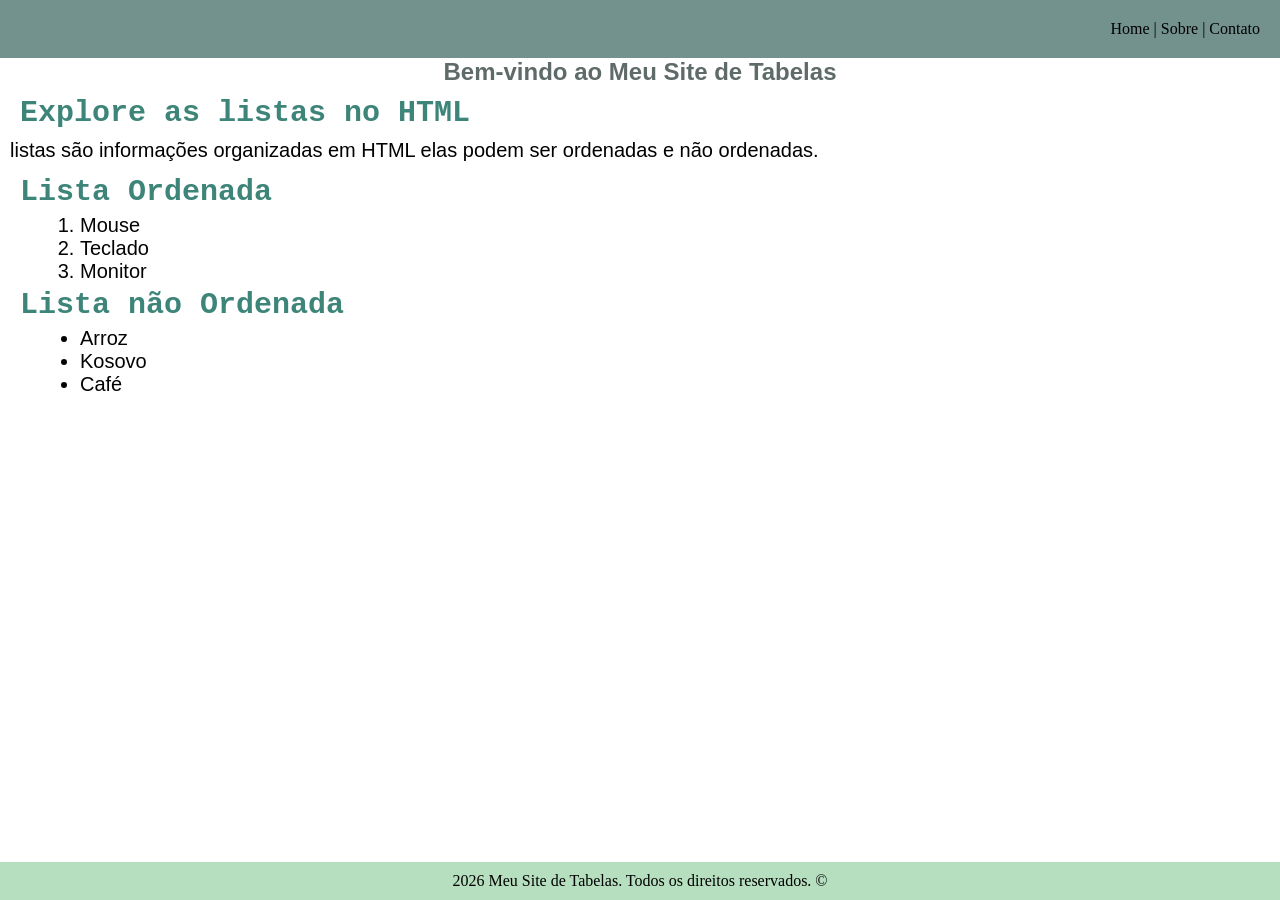
<file: index.html>
<!DOCTYPE html>
<html lang="pt-br">
<head>
    <meta charset="UTF-8">
    <meta name="viewport" content="width=device-width, initial-scale=1.0">
    <title>Meu Site Tabelas</title>
    <link rel="stylesheet" href="style/style.css">
</head>
<body>
    <header class="menu">
    <nav>
        <a href="./index.html">Home    |</a>
        <a href="./sobre.html">Sobre   |</a>
        <a href="./contato.html">Contato </a>
    </nav>
    </header>
    <h1>Bem-vindo ao Meu Site de Tabelas</h1>
   
    <main>
        <h2 class="TituloListaInfo"> Explore as listas no HTML</h2>
 
        <p class="TextoLista"> listas são informações organizadas em HTML elas podem ser ordenadas e não ordenadas. </p>
        <h3 class="TituloLista">Lista Ordenada</h3>
        <ol class="ListaOrdenada">
            <li>Mouse</li>
            <li>Teclado</li>
            <li>Monitor</li>
        </ol>
        <h3 class="TituloLista">Lista não Ordenada</h3>
        <ul class="ListaNaoOrdenada">
            <li>Arroz</li>
            <li>Kosovo</li>
            <li>Café</li>
        </ul>
    </main>
    <footer>
        <p>2026 Meu Site de Tabelas. Todos os direitos reservados. &copy; </p>
    </footer>
</body>
</html>
 
<!--Lista ordenada se utiliza OL e não ordenada UL-->
</file>
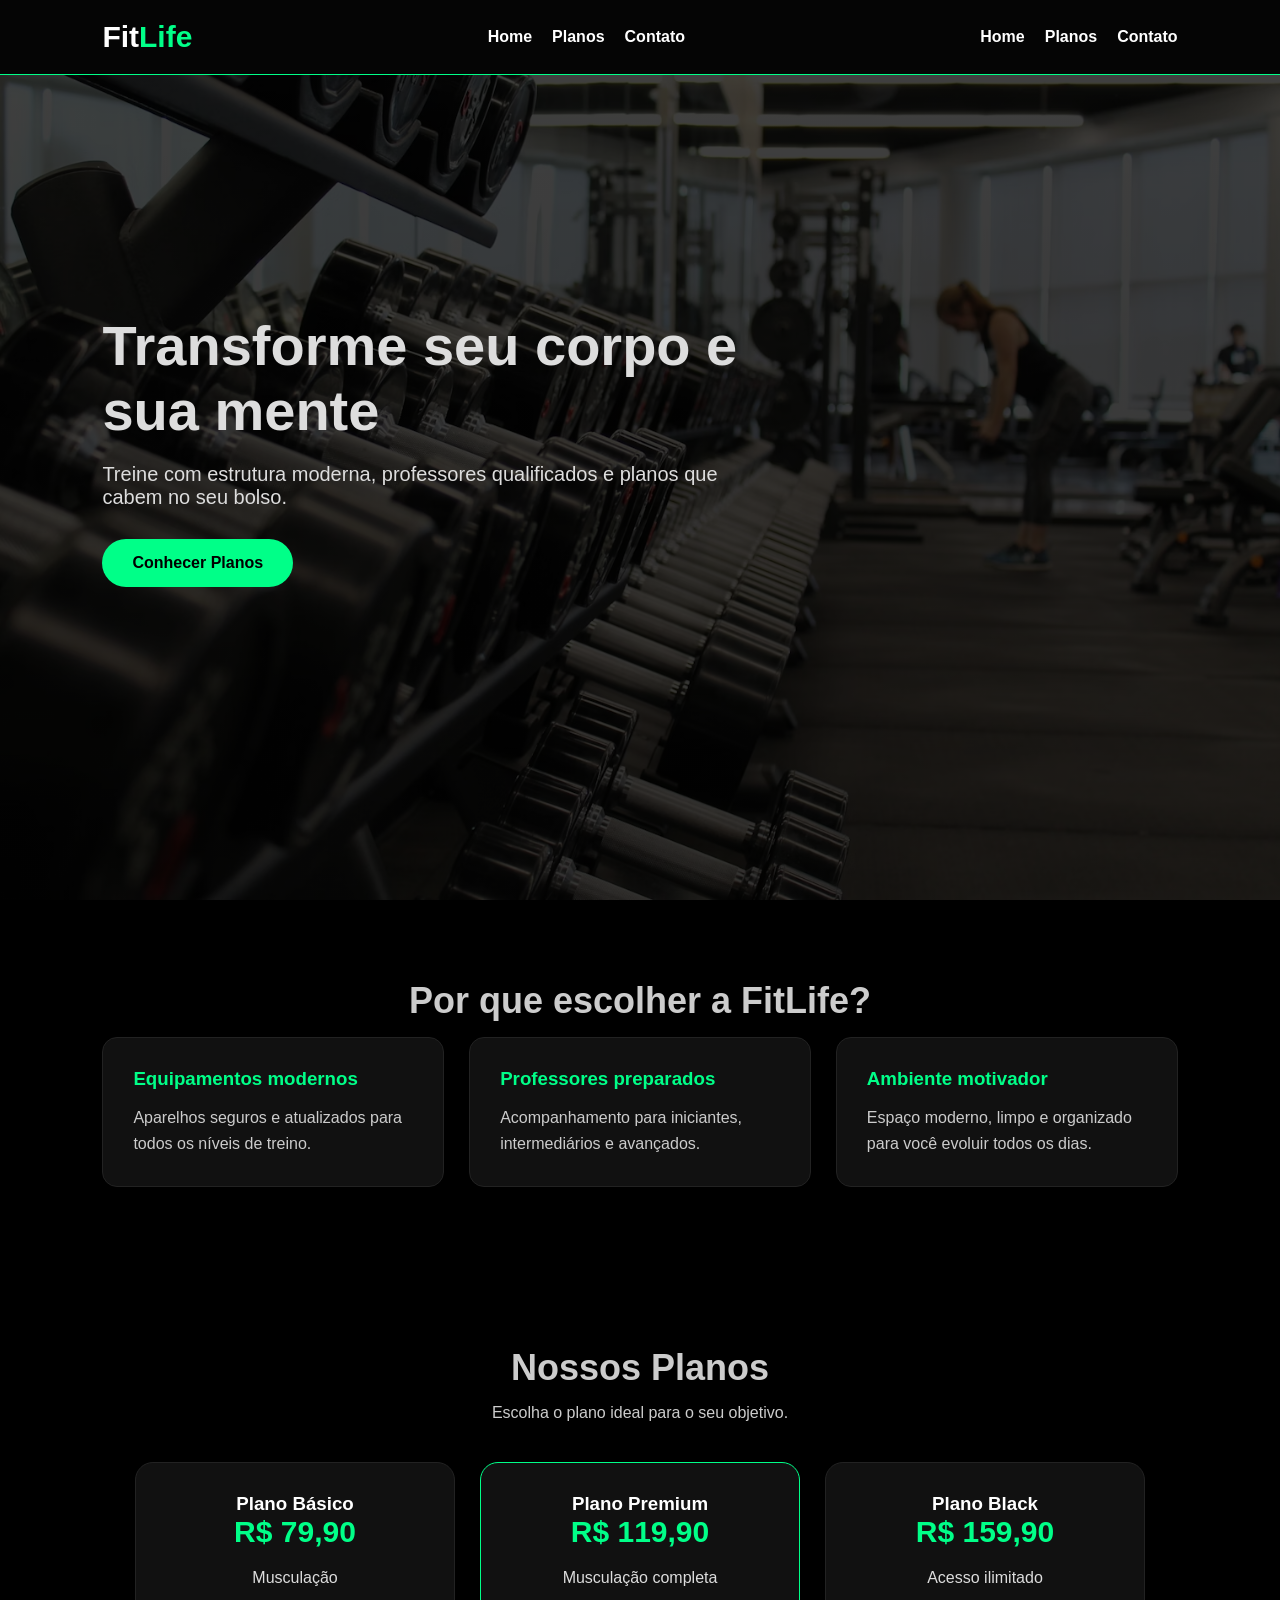
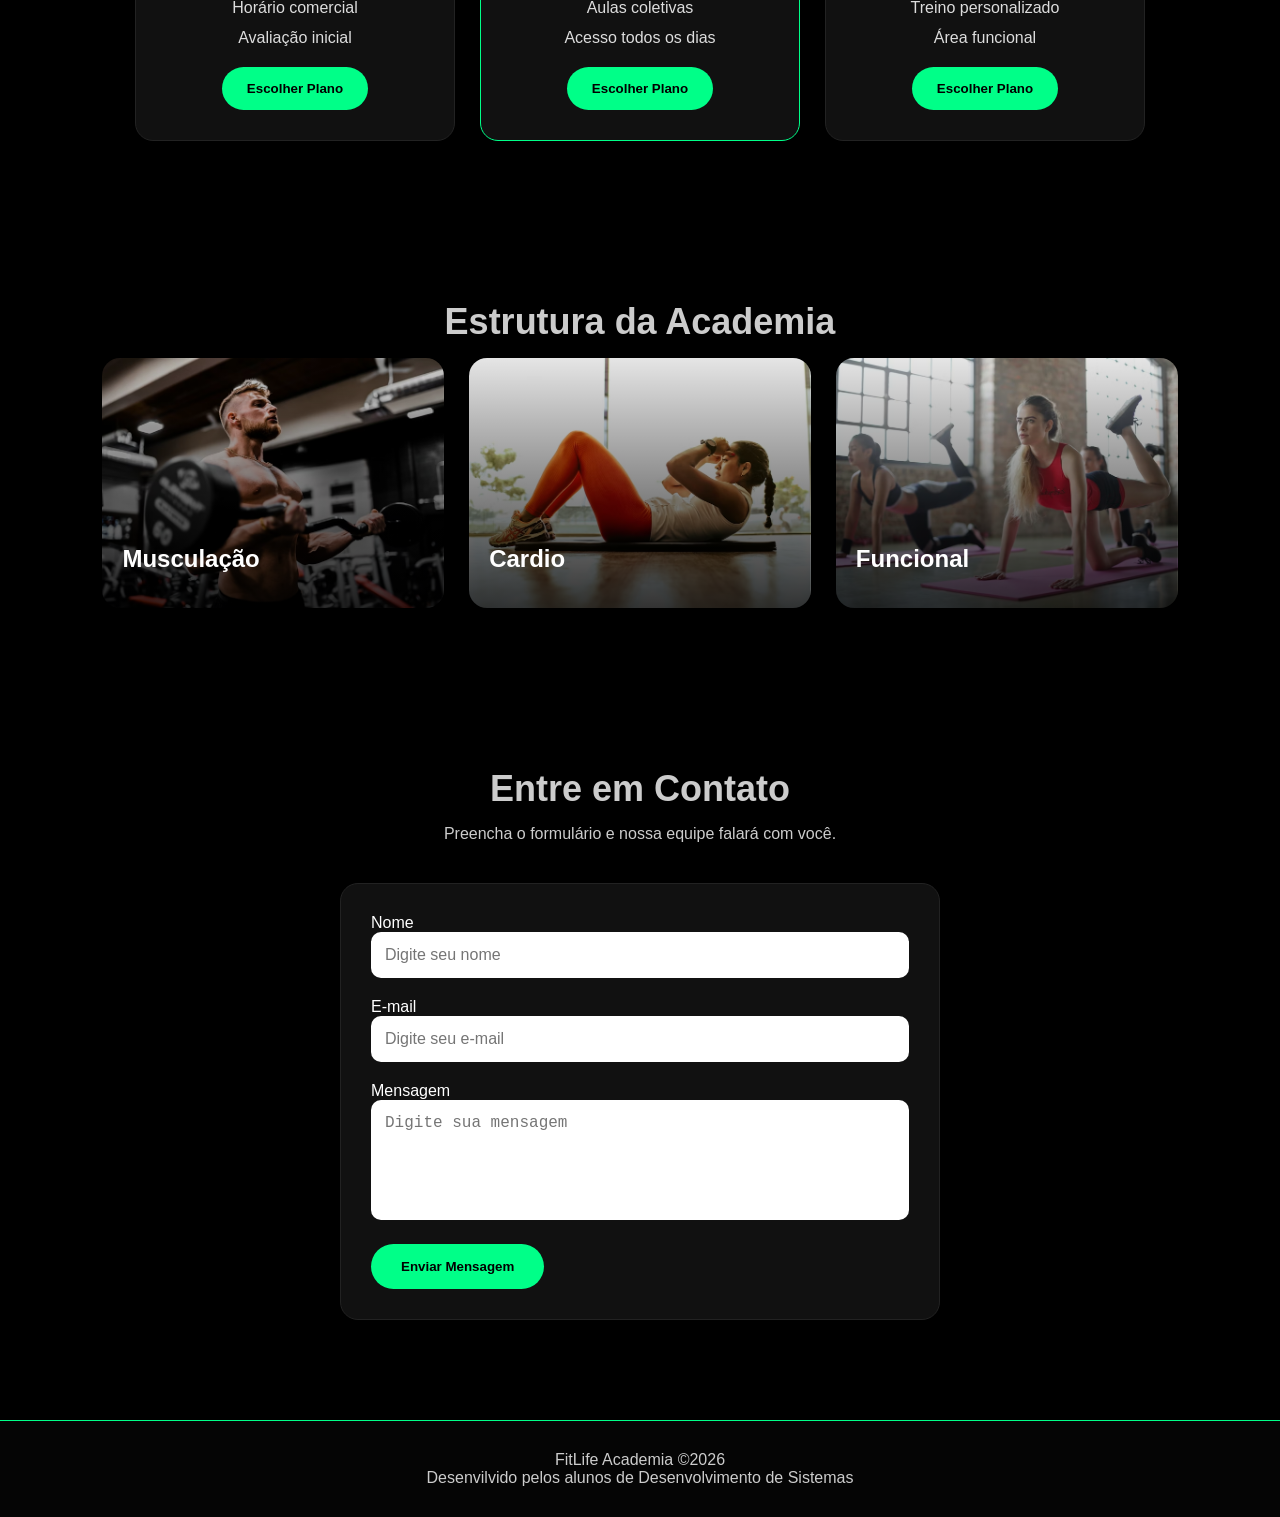
<file: academia fitlife/index.html>
<!DOCTYPE html>
<html lang="pt-br">
<head>
    <meta charset="UTF-8">
    <meta name="viewport" content="width=device-width, initial-scale=1.0">
    <link rel="stylesheet" href="style/reset.css">
    <link rel="stylesheet" href="style/style.css">
    <link rel="stylesheet" href="./style/reset.css"> <!--PRIMEIRO O RESET - SEMPRE-->
    <link rel="stylesheet" href="./style/style.css">
    <title>FitLife Academia</title>

</head>
<body>
    
    <header class="cabecalho">
        <div class="logo">
            <!--Coloca o nome da empresa-->
            Fit<span>Life</span>
        </div>
            <div>
                <nav class="menu" id="menu">
                    <ul>
                        <li><a href="#">Home</a></li>
                        <li><a href="#">Planos</a></li>
                        <li><a href="#">Contato</a></li>
                    </ul>
                </nav>
            </div>
 
        <!--menu superior esquerda-->
        <nav class="menu" id="menu"> <!--id="menu", pois vamos usar JS-->
            <ul>
                <li><a href="#home">Home</a></li>
                <li><a href="#planos">Planos</a></li>
                <li><a href="#contato">Contato</a></li>
            </ul>
        </nav>
    </header>
 
    <!--O main não pode ficar em cima do header-->
    <main>
        <!--Primeira parte da tela-->
        <section class="hero" id="home">
           
            <!--Conteúdo da primeira parte da tela-->
            <div class="hero-conteudo">
                <h1>Transforme seu corpo e sua mente</h1>
                <p>Treine com estrutura moderna, professores qualificados e planos que cabem no seu bolso.</p>
 
                <a href="#planos" class="botao">Conhecer Planos</a>    
            </div>
        </section>
 
        <!--SEGUNDA PARTE DA TELA-->
        <section class="sobre">
            <h2>Por que escolher a FitLife?</h2>
 
            <div class="beneficios"> <!--Alinha os cards dos beneficios-->
                <div class="beneficio">
                    <h3>Equipamentos modernos</h3>
                    <p>Aparelhos seguros e atualizados para todos os níveis de treino.</p>
                </div>
 
                <div class="beneficio">
                    <h3>Professores preparados</h3>
                    <p>Acompanhamento para iniciantes, intermediários e avançados.</p>
                </div>
 
                <div class="beneficio">
                    <h3>Ambiente motivador</h3>
                    <p>Espaço moderno, limpo e organizado para você evoluir todos os dias.</p>
                </div>
            </div>
        </section>
 
        <!--Terceira parte da tela Planos-->
        <section class="planos" id="planos">
            <h2>Nossos Planos</h2>
            <p class="subtitulo">Escolha o plano ideal para o seu objetivo.</p>
 
            <div class="cards-planos">
               
                <div class="card">
                    <h3>Plano Básico</h3>
                    <p class="preco">R$ 79,90</p>
                   
                    <ul>
                        <li>Musculação</li>
                        <li>Horário comercial</li>
                        <li>Avaliação inicial</li>
                    </ul>
                    <button>Escolher Plano</button>
                </div>
 
                <div class="card destaque">
                    <h3>Plano Premium</h3>
                    <p class="preco">R$ 119,90</p>
                   
                    <ul>
                        <li>Musculação completa</li>
                        <li>Aulas coletivas</li>
                        <li>Acesso todos os dias</li>
                    </ul>
                    <button>Escolher Plano</button>
                </div>
 
                <div class="card">
                    <h3>Plano Black</h3>
                    <p class="preco">R$ 159,90</p>
                   
                    <ul>
                        <li>Acesso ilimitado</li>
                        <li>Treino personalizado</li>
                        <li>Área funcional</li>
                    </ul>
                    <button>Escolher Plano</button>
                </div>
            </div>
        </section>
 
       <section class="galeria">
            <h2>Estrutura da Academia</h2>
 
            <div class="imagens">
 
                <div class="imagem img1">
                    <h2>Musculação</h2>
                </div>
 
                <div class="imagem img2">
                    <h2>Cardio</h2>
                </div>
 
                <div class="imagem img3">
                    <h2>Funcional</h2>
                </div>
 
            </div>
        </section>
 
        <section class="contato" id="contato">
            <h2>Entre em Contato</h2>
            <p class="subtitulo">Preencha o formulário e nossa equipe falará com você.</p>
           
            <form id="formContato">
                <label for="nome">Nome</label>
                <input type="text" id="nome" placeholder="Digite seu nome">
 
                <label for="email">E-mail</label>
                <input type="email" id="email" placeholder="Digite seu e-mail">
 
                <label for="mensagem">Mensagem</label>
                <textarea id="mensagem" placeholder="Digite sua mensagem"></textarea>
 
                <button type="submit" class="botao">Enviar Mensagem</button>
            </form>
 
            <p class="resposta" id="resposta"></p>
        </section>
 
        <footer class="rodape">
            <p>FitLife Academia &copy;2026</p>
            <p>Desenvilvido pelos alunos de Desenvolvimento de Sistemas</p>
        </footer>
    </main>
</body>
</html>
</file>
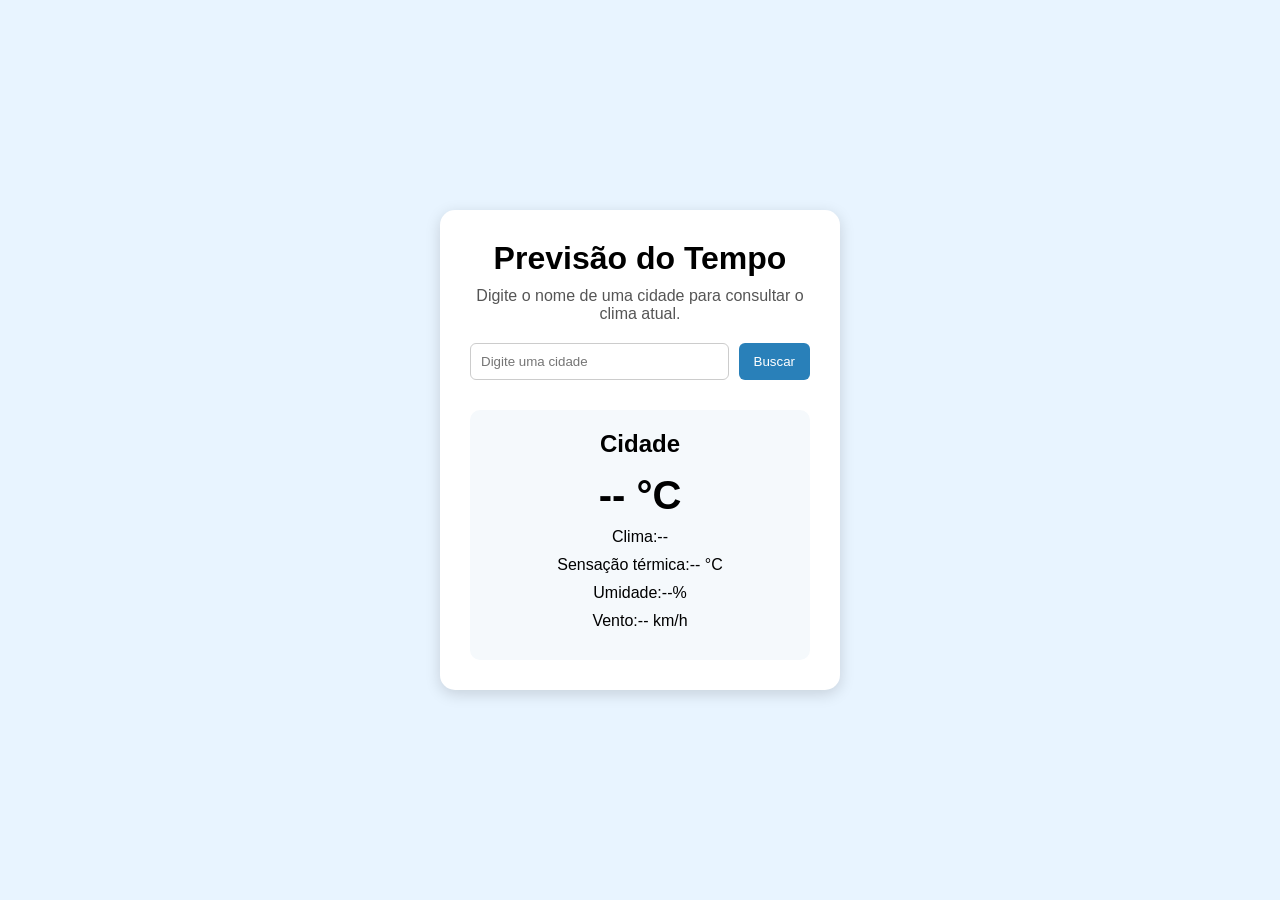
<file: interface clima/index.html>
<!DOCTYPE html>
<html lang="pt-BR">

<head>
    <meta charset="UTF-8">
    <meta name="viewport" content="width=device-width, initial-scale=1.0">

    <link rel="stylesheet" href="style.css">

    <title>Previsão do Tempo</title>
</head>

<body>
    <!-- <img class="bannerClima" id="fundoclima" src="imagem-ceu.jpg"> -->

    <main class="container">

        
        <h1>Previsão do Tempo</h1>
        
        <p>Digite o nome de uma cidade para consultar o clima atual.</p>
        
        <section class="busca">
            
            <input 
            type="text" 
            id="cidade" 
            placeholder="Digite uma cidade"
            >
            
            <button id="buscar">
                Buscar
            </button>
            
        </section>
        
        <section class="resultado">

            <h2 id="nomeCidade">Cidade</h2>

            <p class="temperatura"><span id="temperatura">--</span> °C</p>

            <p>Clima:<span id="clima">--</span></p>

            <p>Sensação térmica:<span id="sensacao">--</span> °C</p>

            <p>Umidade:<span id="umidade">--</span>%</p>

            <p>Vento:<span id="vento">--</span> km/h</p>
        </section>

    </main>

    <script src="script.js"></script>

</body>

</html>
</file>
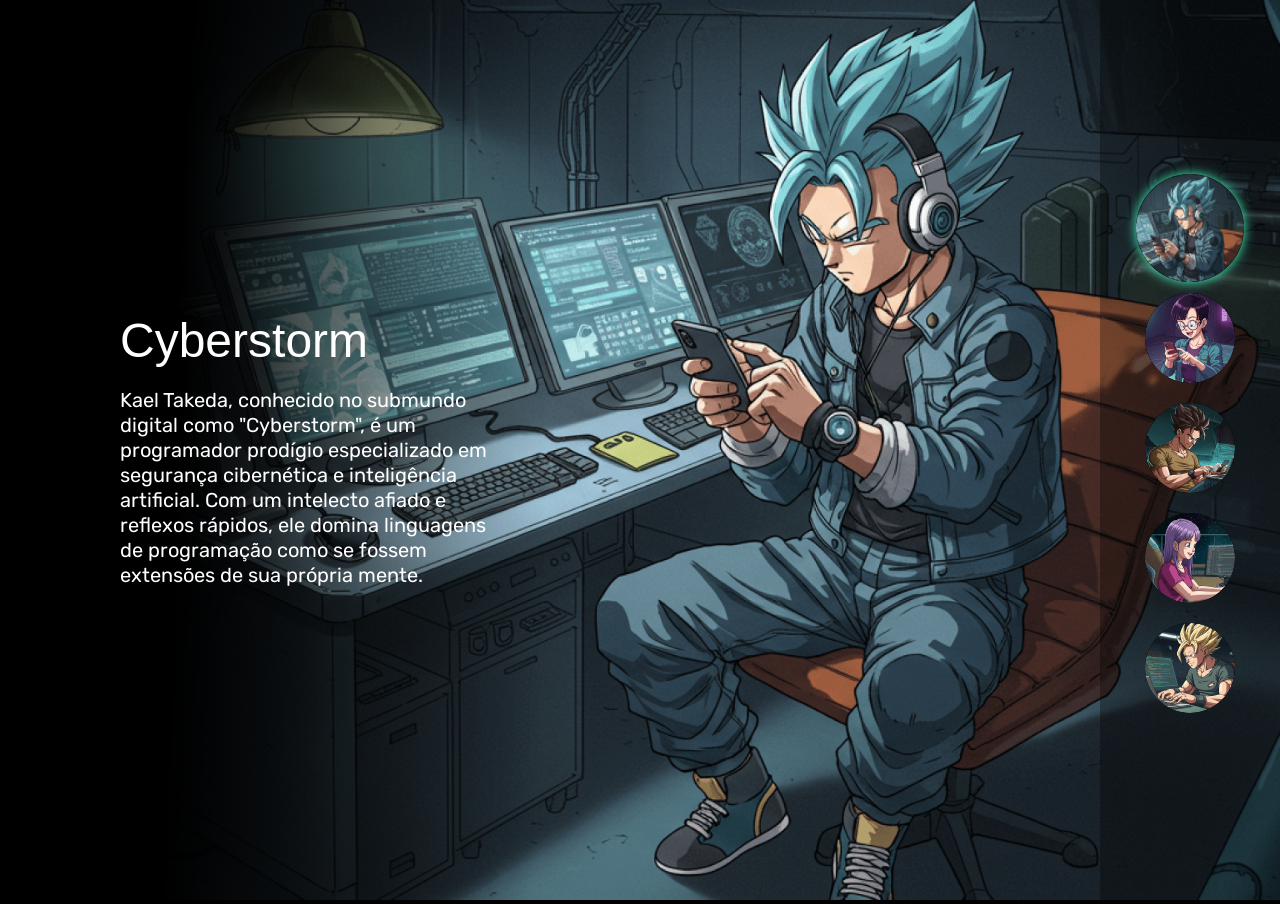
<file: site dragon ball/index.html>
<!DOCTYPE html>
<html lang="pt-br">
<head>
    <meta charset="UTF-8">
    <meta name="viewport" content="width=device-width, initial-scale=1.0">
    <link rel="preconnect" href="https://fonts.googleapis.com">
    <link rel="preconnect" href="https://fonts.gstatic.com" crossorigin>
    <link href="https://fonts.googleapis.com/css2?family=Rubik:ital,wght@0,300..900;1,300..900&display=swap" rel="stylesheet">
    <link rel="stylesheet" href="css/reset.css">
    <link rel="stylesheet" href="css/style.css">
    <title>Dragon Ball</title>
</head>
<body>
    <main class="personagens">
        <div class="personagem selecionado">
            <picture>
                <source srcset="./src/bg-cyberstorm.png" type="image/webp" alt="personagem cyberstorm" media="(min-width:768px)">
                <img class="imagem" src="./src/bg-cyberstorm-mobile.png" alt="Imagem de fundo do personagem selecionado">
            </picture>
            <div class="conteudo">
                <h2 class="nome-personagem">Cyberstorm</h2>
                <p class="descricao">Kael Takeda, conhecido no submundo digital como "Cyberstorm", é um programador prodígio especializado em segurança cibernética e inteligência artificial. Com um intelecto afiado e reflexos rápidos, ele domina linguagens de programação como se fossem extensões de sua própria mente. </p>
            </div>
        </div>

        <div class="personagem">
            <picture>
                <source srcset="./src/bg-codepixie.png" type="image/webp" alt="personagem codepixie" media="(min-width:768px)">
                <img class="imagem" src="./src/bg-cyberstorm-mobile.png" alt="Imagem de fundo do personagem selecionado">
            </picture>
            <div class="conteudo">
                <h2 class="nome-personagem">CodePixie</h2>
                <p class="descricao">Lía Nakamura, conhecida como "CodePixie", é uma programadora genial que domina o desenvolvimento de algoritmos e inteligência artificial. Com um talento nato para decifrar padrões, ela cria sistemas inovadores e protege dados sensíveis de ameaças digitais. </p>
            </div>
        </div>
        <div class="personagem">
            <picture>
                <source srcset="./src/bg-hexblade.png" type="image/webp" alt="personagem HexBlade" media="(min-width:768px)">
                <img class="imagem" src="./src/bg-hexblade-mobile.png" alt="Imagem de fundo do personagem selecionado">
            </picture>
            <div class="conteudo">
                <h2 class="nome-personagem">HexBlade</h2>
                <p class="descricao">Ryo Tanaka, conhecido como "HexBlade", é um hacker habilidoso que opera nas sombras do ciberespaço. Mestre em engenharia reversa e criptografia, ele combina força bruta e inteligência afiada para quebrar firewalls impenetráveis.</p>
            </div>
        </div>
        <div class="personagem">
            <picture>
                <source srcset="./src/bg-neonpulse.png" type="image/webp" alt="personagem NeonPulse" media="(min-width:768px)">
                <img class="imagem" src="./src/bg-neonpulse-mobile.png" alt="Imagem de fundo do personagem selecionado">
            </picture>
            <div class="conteudo">
                <h2 class="nome-personagem">NeonPulse</h2>
                <p class="descricao">NeonPulse Ayla Vega, conhecida como "NeonPulse", é uma prodígio da programação espacial. Criada em uma estação orbital, ela domina linguagens de código como se fossem sua segunda língua. Especialista em inteligência artificial e segurança cibernética.</p>
            </div>
        </div>
        <div class="personagem">
            <picture>
                <source srcset="./src/bg-codebreaker.png" type="image/webp" alt="personagem Codebreaker" media="(min-width:768px)">
                <img class="imagem" src="./src/bg-codebreaker-mobile.png" alt="Imagem de fundo do personagem selecionado">
            </picture>
            <div class="conteudo">
                <h2 class="nome-personagem">Codebreaker</h2>
                <p class="descricao">No coração de uma estação espacial abandonada, Orion Vex, um ex-engenheiro cibernético, busca desvendar um código perdido há séculos. Dizem que esse código guarda o segredo para uma tecnologia ancestral capaz de redefinir a inteligência artificial.</p>
            </div>
        </div>
    </main>

    <ul class="botoes">
        <li>
            <button class="botao cyberstorm selecionado">
                <img src="src/icone-cyberstorm.png" alt="Icone cyberstorm">
            </button>
        </li>
        <li>
            <button class="botao codepixie">
                <img src="src/icone-codepixie.png" alt="Icone codepixie">
            </button>
        </li>
        <li>
            <button class="botao hexblade">
                <img src="src/icone-hexblade.png" alt="Icone hexblade">
            </button>
        </li>
        <li>
            <button class="botao neonpulse">
                <img src="src/icone-neonpulse.png" alt="Icone neonpulse">
            </button>
        </li>
        <li>
            <button class="botao codebreaker">
                <img src="src/icone-codebreaker.png" alt="Icone codebreaker">
            </button>
        </li>
    </ul>
    
    <script
    src="./js/index.js">
</script>

</body>
</html>
</file>
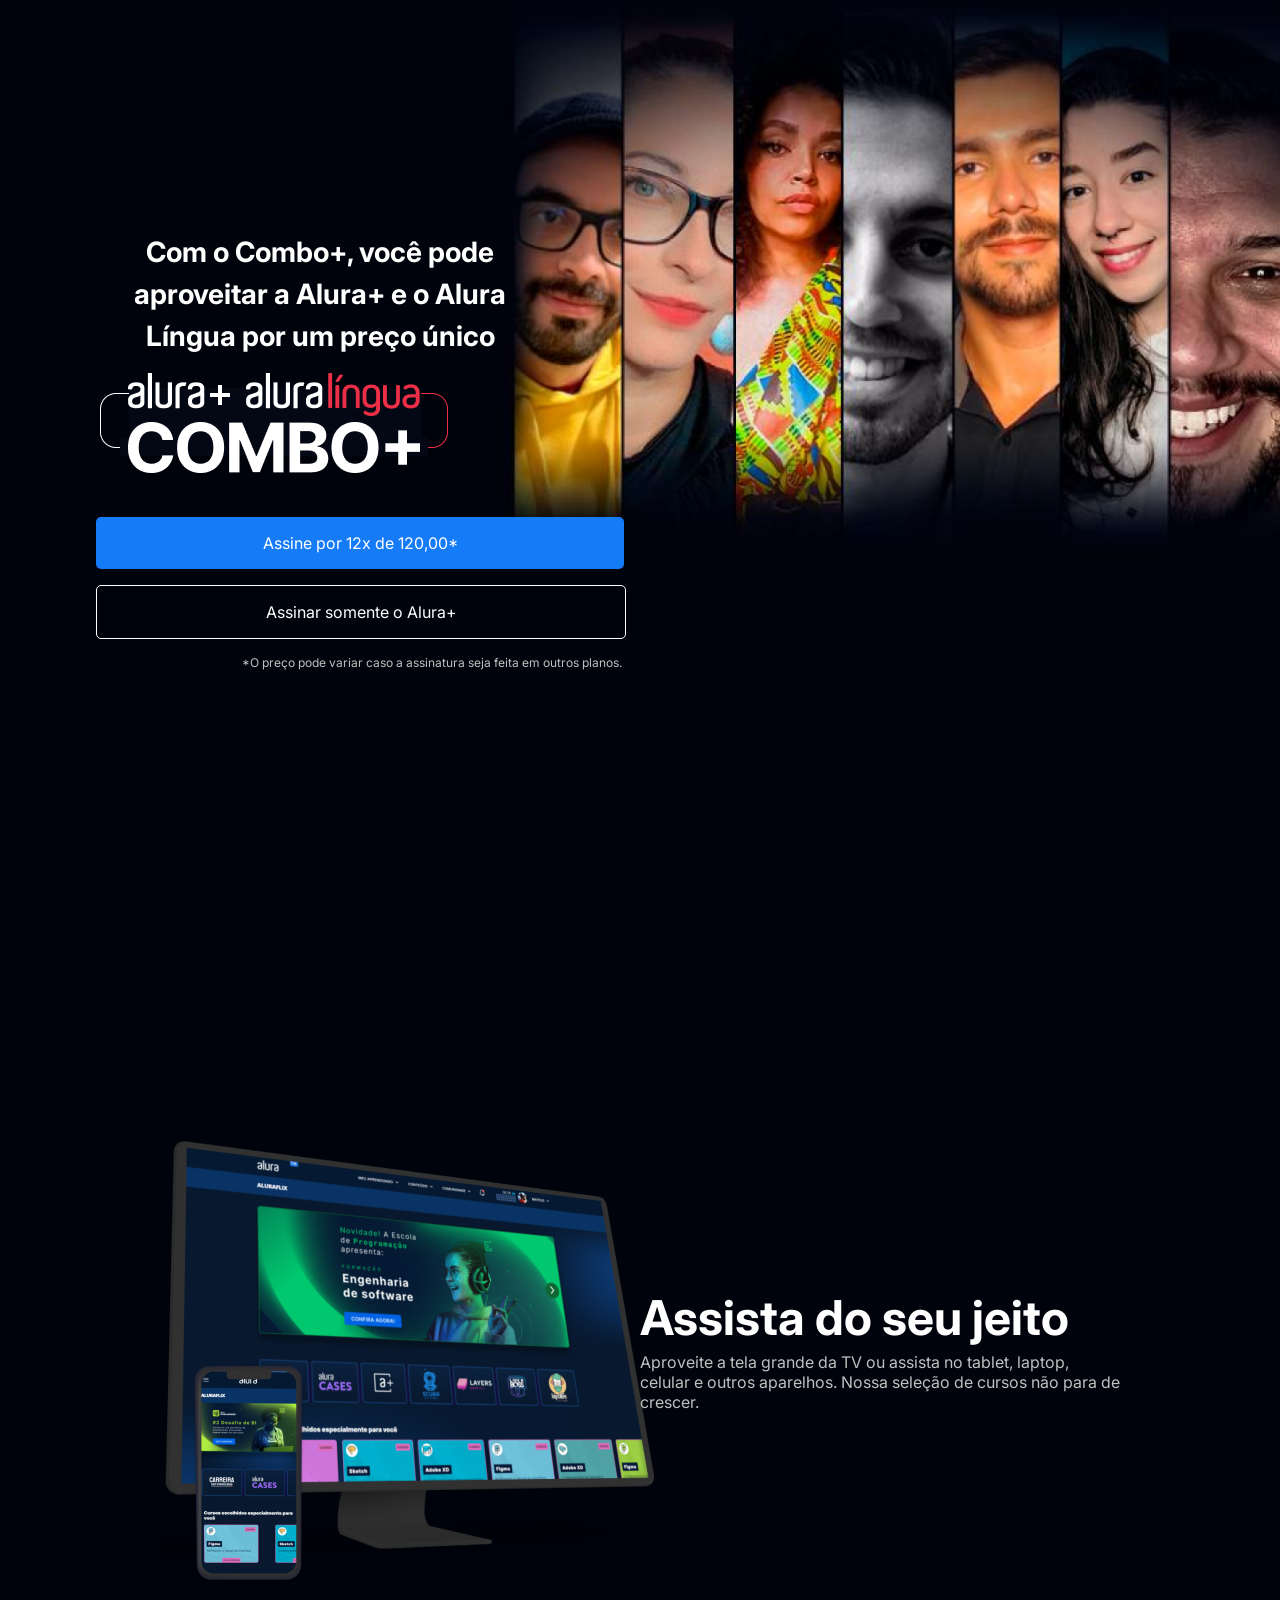
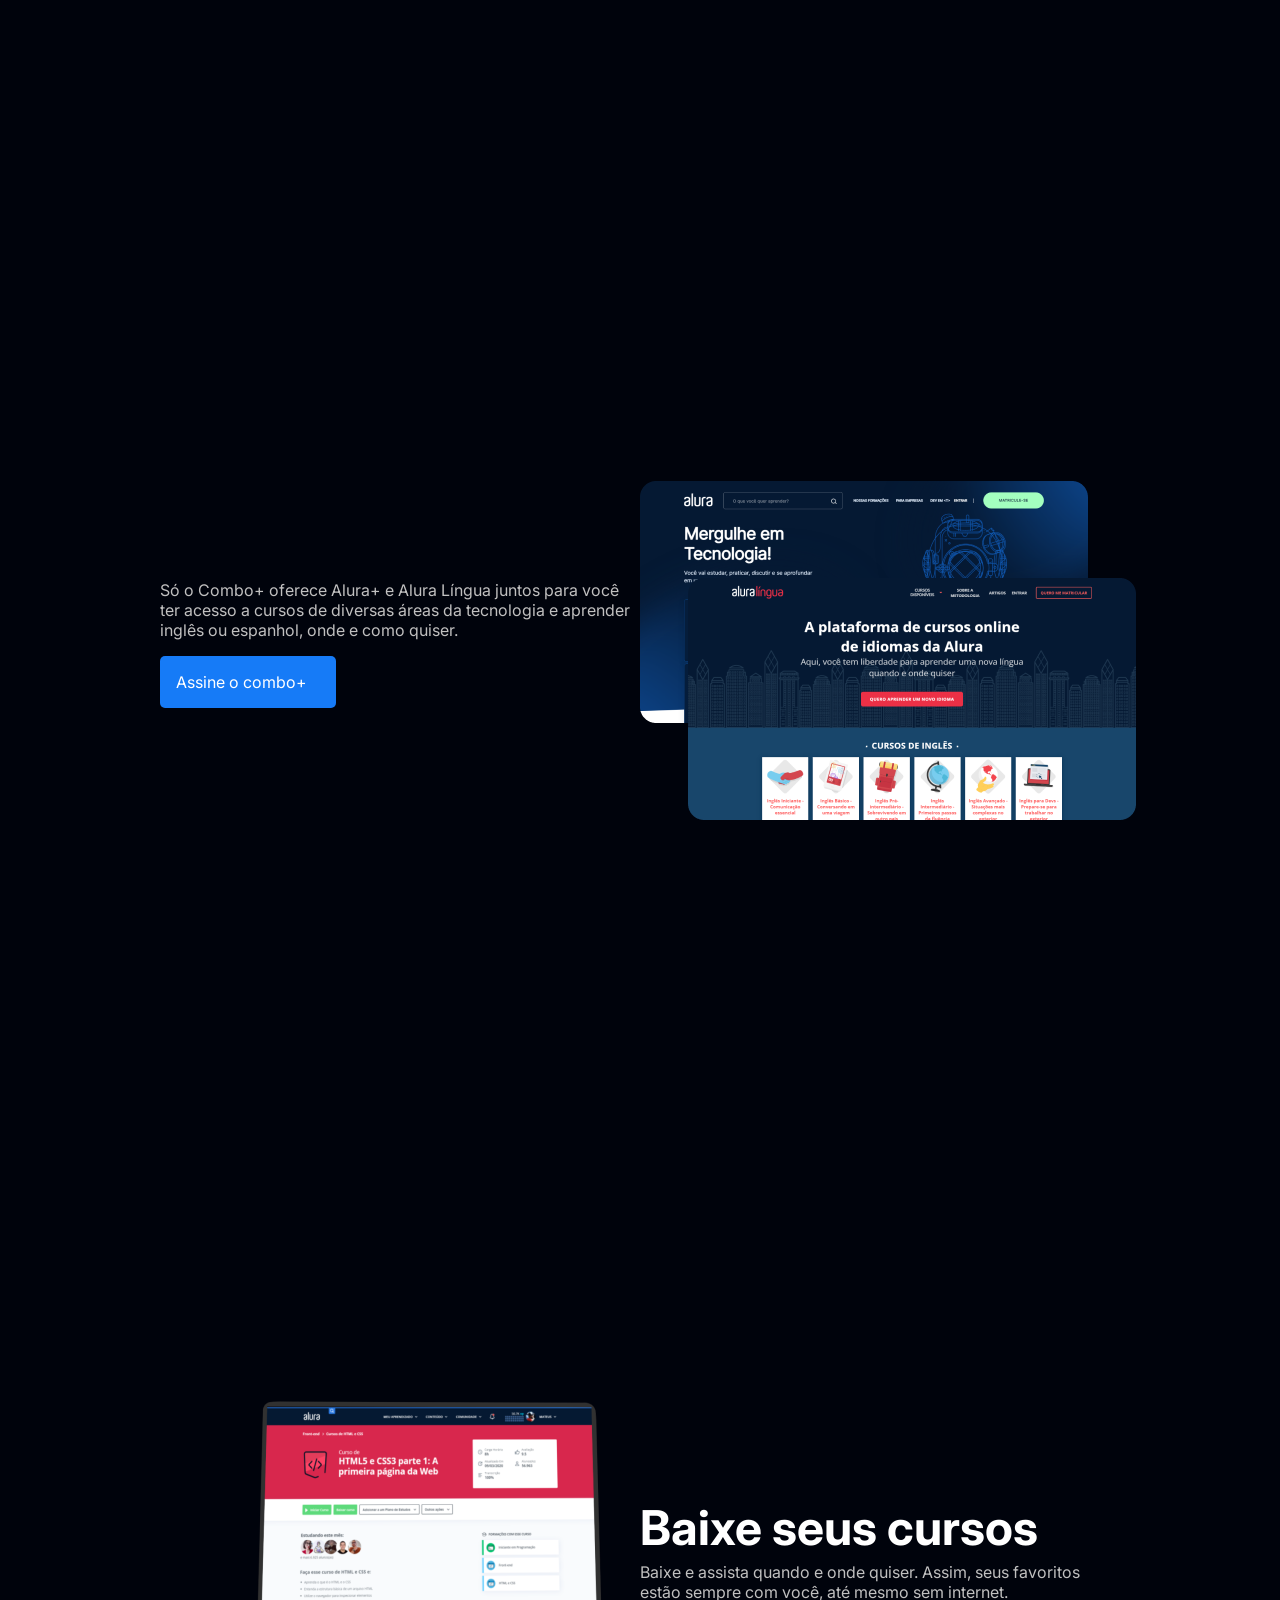
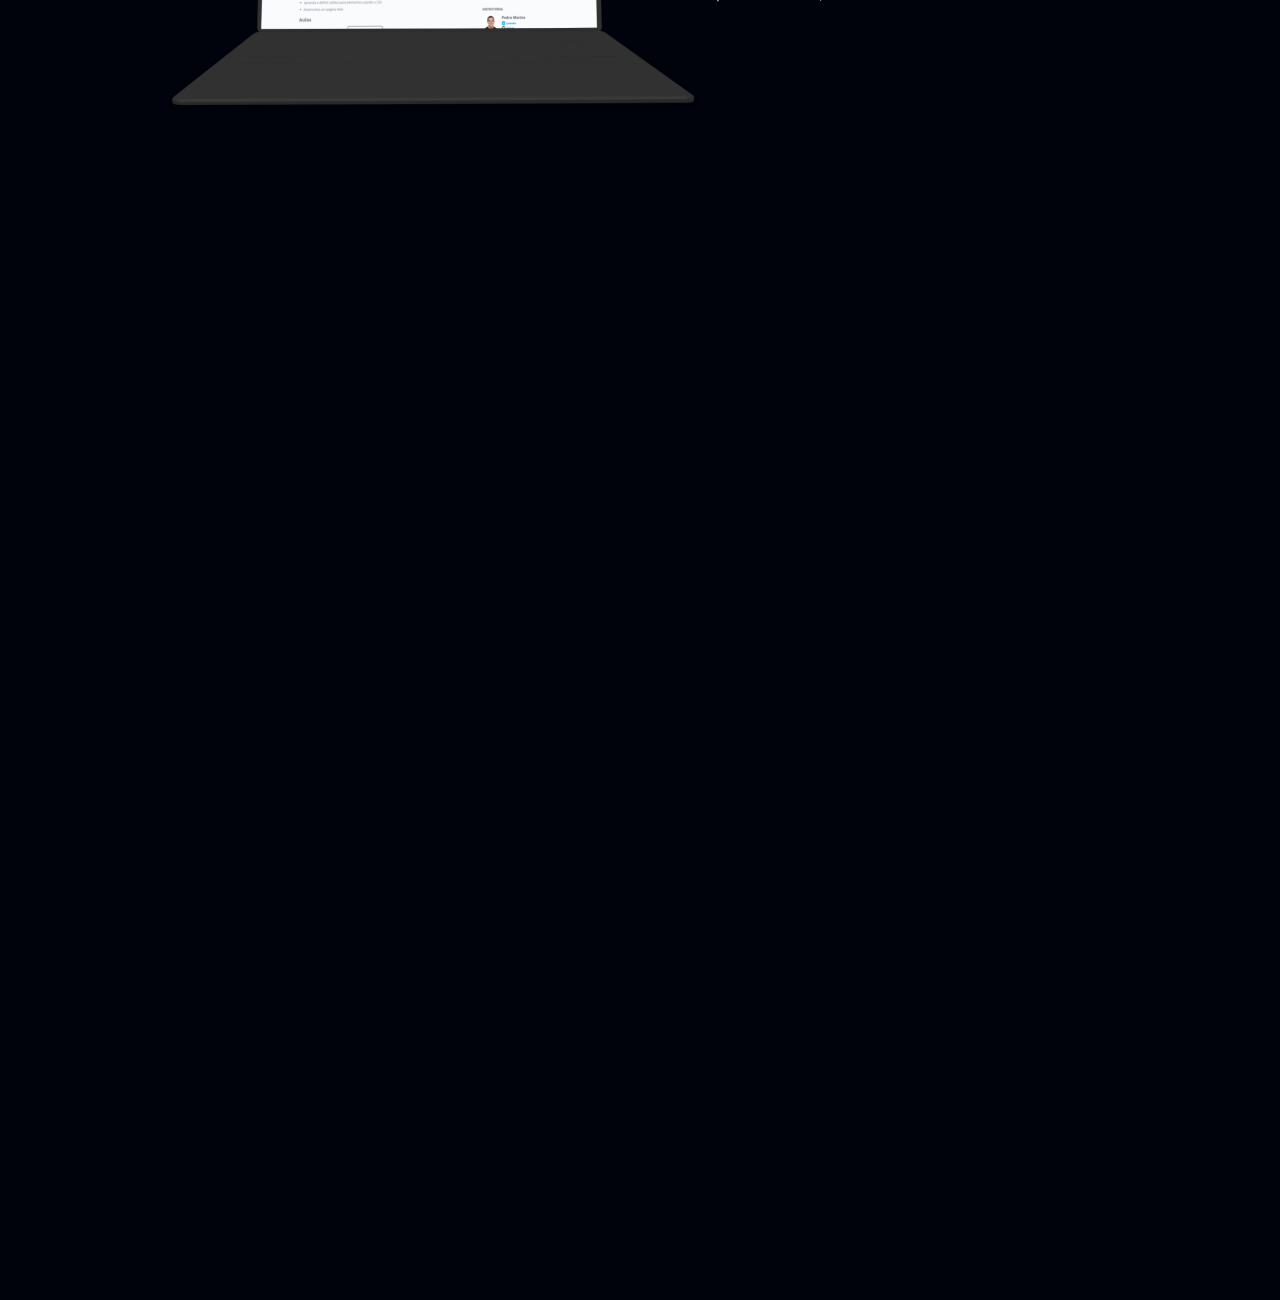
<file: Caue 3A/PROJETOALURAFANPAGE/index.html>
<!DOCTYPE html>
<html lang="pt-br">
<head>
    <meta charset="UTF-8">
    <meta name="viewport" content="width=device-width, initial-scale=1.0"> 
    <link rel="stylesheet" href="styles/styles.css">
    <title>Document</title>
</head>
<body>
    <main>
        <section class="container container__principal">
            <div class="container__caixa">
                <h1 class="container__titulo"> Com o Combo+,
                    você pode aproveitar a Alura+ e o Alura Língua por um preço único
                </h1>
                <img src="image/Combo.png" alt="Combo+"
                class="container__img">

                <a href="#" class="container__botao"> Assine por 12x de 120,00*</a>
                <a href="#" class="container__segundo__botao"> Assinar somente o Alura+</a>
                <p class="container__aviso"> *O preço pode variar caso a assinatura seja feita em outros planos. </p>
            </div>
        </section>
        <section class="container secundario">
            <img src="image/Computador e celular.png" alt="imagem do computador" clas="secundario__imagem">

            <div class="container__descricao">
                <h2 class="descricao__titulo">Assista do seu jeito</h2>
                <p class="descricao__texto">Aproveite a tela grande da TV ou assista no tablet, laptop, celular e outros aparelhos. Nossa seleção de cursos não para de crescer.</p>
            </div>
        </section>
        <section class="container secundario">
            
            <div class="container__descricao">
                <h2 class="descricao__titulo"></h2>
                <p class="descricao__texto">Só o Combo+ oferece Alura+ e Alura Língua juntos para você ter acesso a cursos de diversas áreas da tecnologia e aprender inglês ou espanhol, onde e como quiser.</p>
                <a href="#" class="container__botao__terciario">Assine o combo+</a>
            </div>
            <img src="image/Telas.png" alt="imagem das telas" clas="secundario__imagem">
        </section>
        <section class="container secundario">
            <img src="image/Notebook.png" alt="imagem do computador" clas="secundario__imagem">

            <div class="container__descricao">
                <h2 class="descricao__titulo">Baixe seus cursos</h2>
                <p class="descricao__texto">Baixe e assista quando e onde quiser. Assim, seus favoritos estão sempre com você, até mesmo sem internet.</p>
            </div>
        </section>
        <section class="container secundario">
    </main>
</body>
</html>
</file>
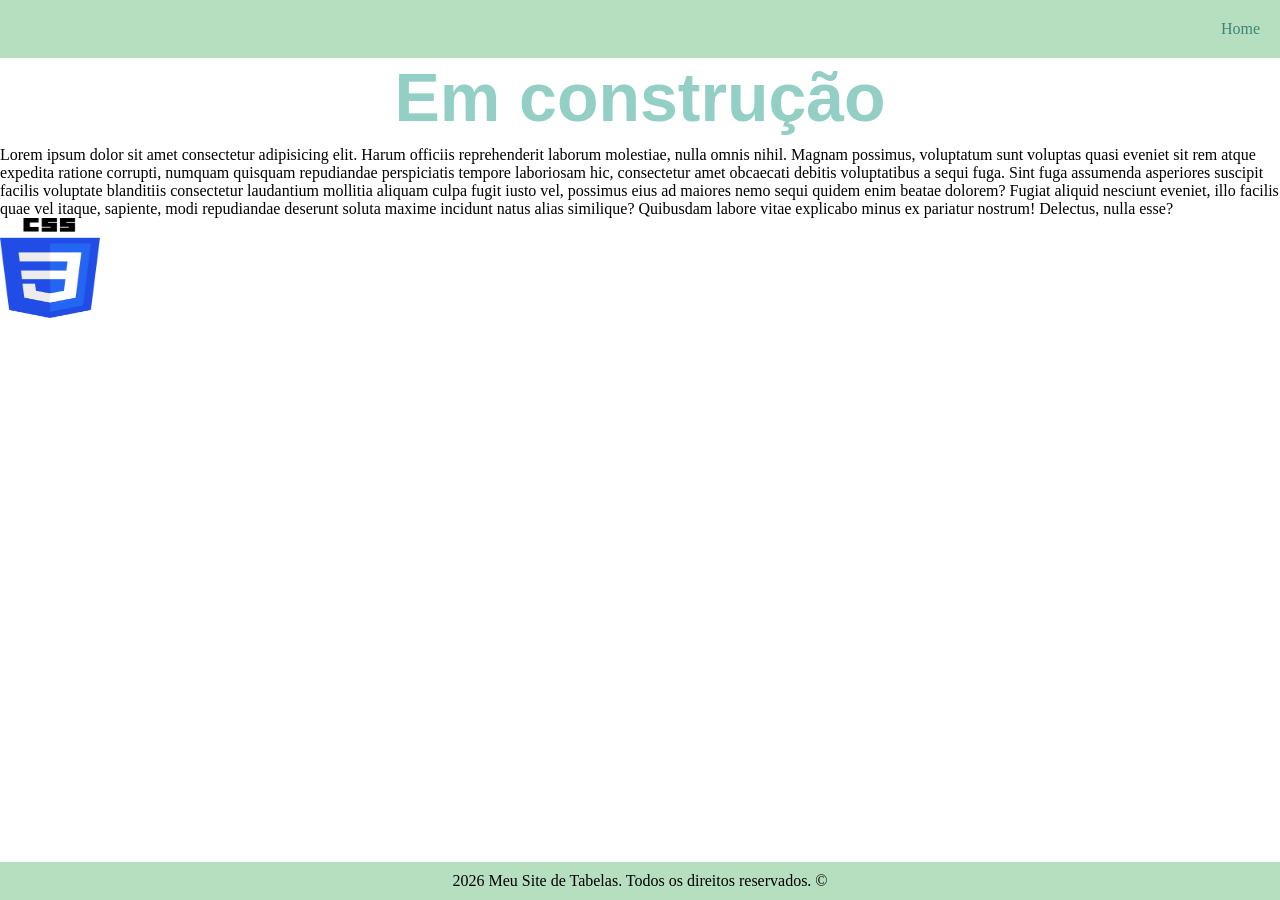
<file: sobre.html>
<!DOCTYPE html>
<html lang="pt-br">
<head>
    <meta charset="UTF-8">
    <meta name="viewport" content="width=device-width, initial-scale=1.0">
    <link rel="stylesheet" href="./style/style.css">
    <title>Sobre</title>
</head>
<body>
    <header>
        <nav>
            <a class="batata"href="./index.html">Home</a>
        </nav>

    </header>
    <main>

        <h1 class="sobre">
            Em construção
        </h1>
        <p>
            Lorem ipsum dolor sit amet consectetur adipisicing elit. Harum officiis reprehenderit laborum molestiae, nulla omnis nihil. Magnam possimus, voluptatum sunt voluptas quasi eveniet sit rem atque expedita ratione corrupti, numquam quisquam repudiandae perspiciatis tempore laboriosam hic, consectetur amet obcaecati debitis voluptatibus a sequi fuga. Sint fuga assumenda asperiores suscipit facilis voluptate blanditiis consectetur laudantium mollitia aliquam culpa fugit iusto vel, possimus eius ad maiores nemo sequi quidem enim beatae dolorem? Fugiat aliquid nesciunt eveniet, illo facilis quae vel itaque, sapiente, modi repudiandae deserunt soluta maxime incidunt natus alias similique? Quibusdam labore vitae explicabo minus ex pariatur nostrum! Delectus, nulla esse?</p>
            
            <img src="./imagem/logoCss.png" alt="imagem logo css">
    </main>
    <footer>
                <p>2026 Meu Site de Tabelas. Todos os direitos reservados. &copy; </p>
    </footer>
        </body>
</html>
</file>
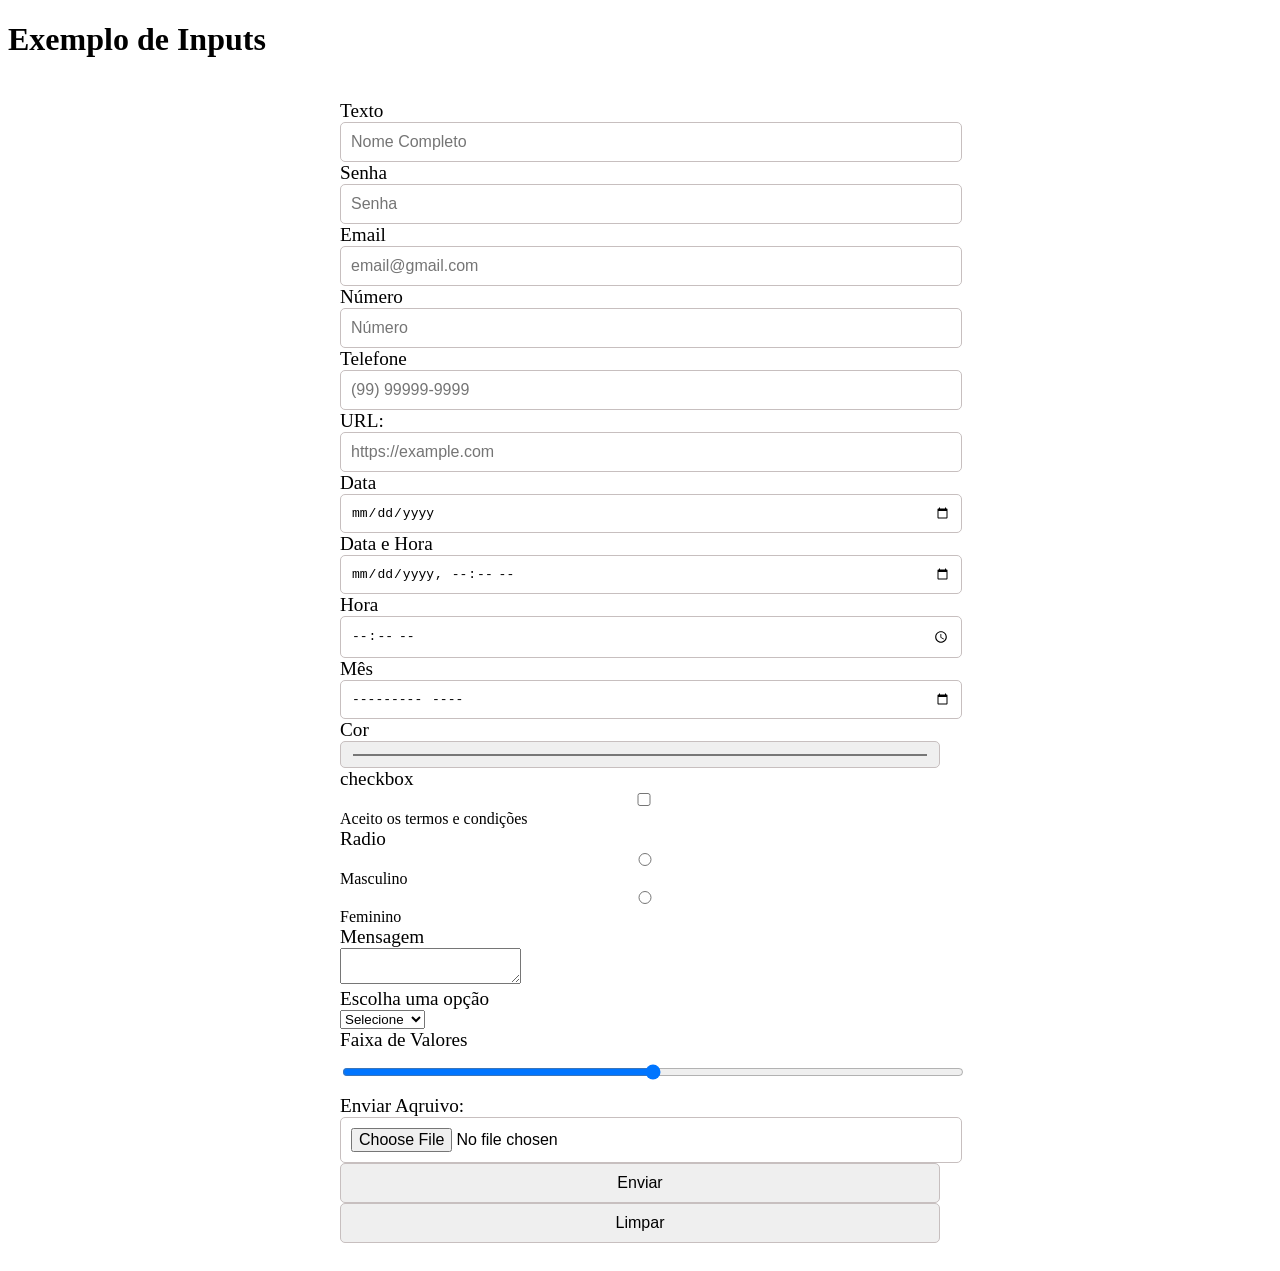
<file: tipos input/inputs.html>
<!DOCTYPE html>
<html lang="pt-br">
<head>
    <meta charset="UTF-8">
    <meta name="viewport" content="width=device-width, initial-scale=1.0">
    <title>TIPOS DE INPUT</title>
    <link rel="stylesheet" href="input.css">
</head>
<body>
    <h1>
        Exemplo de Inputs
    </h1>
    <form>
        <label>Texto</label>
        <input type="text" placeholder="Nome Completo">

        <label>Senha</label>
        <input type="password" placeholder="Senha">

        <label>Email</label>
        <input type="email" placeholder="email@gmail.com">

        <label>Número</label>
        <input type="number" placeholder="Número" min="1" max="500">

        <label>Telefone</label>
        <input type="tel" placeholder="(99) 99999-9999">

        <label>URL:</label>
        <input type="url" placeholder="https://example.com">

        <label>Data</label>
        <input type="date" placeholder="dd/mm/aaaa">

        <label>Data e Hora</label>
        <input type="datetime-local" placeholder="dd/mm/aaaa hh:mm:ss">

        <!--APENAS HORA-->
        <label>Hora</label>
        <input type="time" placeholder="hh:mm:ss">

        <!--MES-->
        <label>Mês</label>
        <input type="month" placeholder="mm">

        <label>Cor</label>
        <input type="color">

        <label>checkbox</label>
        <input type="checkbox"> Aceito os termos e condições

        <label>Radio</label>
        <input type="radio" name="genero" value="M"> Masculino
        <input type="radio" name="genero" value="F"> Feminino

        <label>Mensagem</label>
        <textarea placeholder="Digite sua mensagem aqui..."> </textarea>

        <!--Lista suspensa-->
        <label>Escolha uma opção</label>
        <select>
            <option value="">Selecione</option>
            <option value="opçao1">Piracicaba</option>
            <option value="opçao2">Campinas</option>
            <option value="opçao3">Sao Paulo</option>
        </select>

        <!--Faixa de Valores-->
        <label>Faixa de Valores</label>
        <input type="range" min="0" max="100" value="50">

        <label>Enviar Aqruivo:</label>
        <input type="file">



        <div class="buttons">
            <input type="submit" value="Enviar">
            <input type="reset" value="Limpar">
        </div>

    </form>
</body>
</html>
</file>
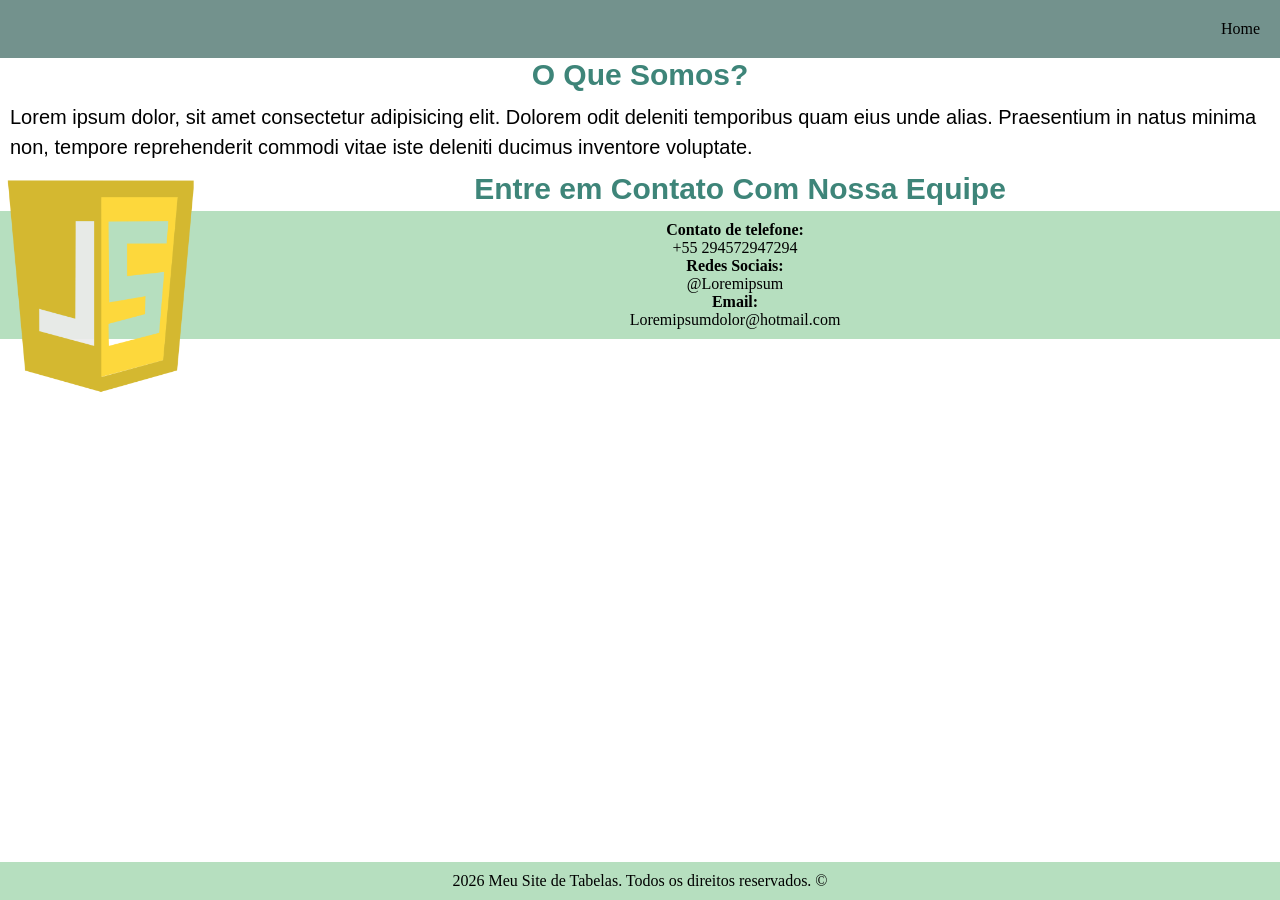
<file: Caue 3A/FRONT/contato.html>
<!DOCTYPE html>
<html lang="pt-br">
<head>
    <meta charset="UTF-8">
    <meta name="viewport" content="width=device-width, initial-scale=1.0">
    <title>Contato</title>
    <link rel="stylesheet" href="./style/style.css">
</head>
<body>
    <header class ="menu">
    <nav>
        <a href="./index.html">Home</a>
    </nav>
    </header>
    <main>

        <h1 class="SobreNos">O Que Somos?</h1>
        
        <p class="TextoContato">Lorem ipsum dolor, sit amet consectetur adipisicing elit. Dolorem odit deleniti temporibus quam eius unde alias. Praesentium in natus minima non, tempore reprehenderit commodi vitae iste deleniti ducimus inventore voluptate.</p>
        <img class="LogoJava" src="./image/logojavaScript.png" alt="Logo Javascript">
        
        <h1 class="Contato">Entre em Contato Com Nossa Equipe </h1>
        <header class="HeaderContato">
            
            <strong>Contato de telefone: </strong>
            <p>+55 294572947294</p>
            
            <strong>Redes Sociais: </strong>
            <p>@Loremipsum </p>
            <strong>Email: </strong>
            <p>Loremipsumdolor@hotmail.com</p>
        </header>
    </main>
            
    <footer>
        <p>2026 Meu Site de Tabelas. Todos os direitos reservados. &copy; </p>
    </footer>
</body>
</html>
</file>
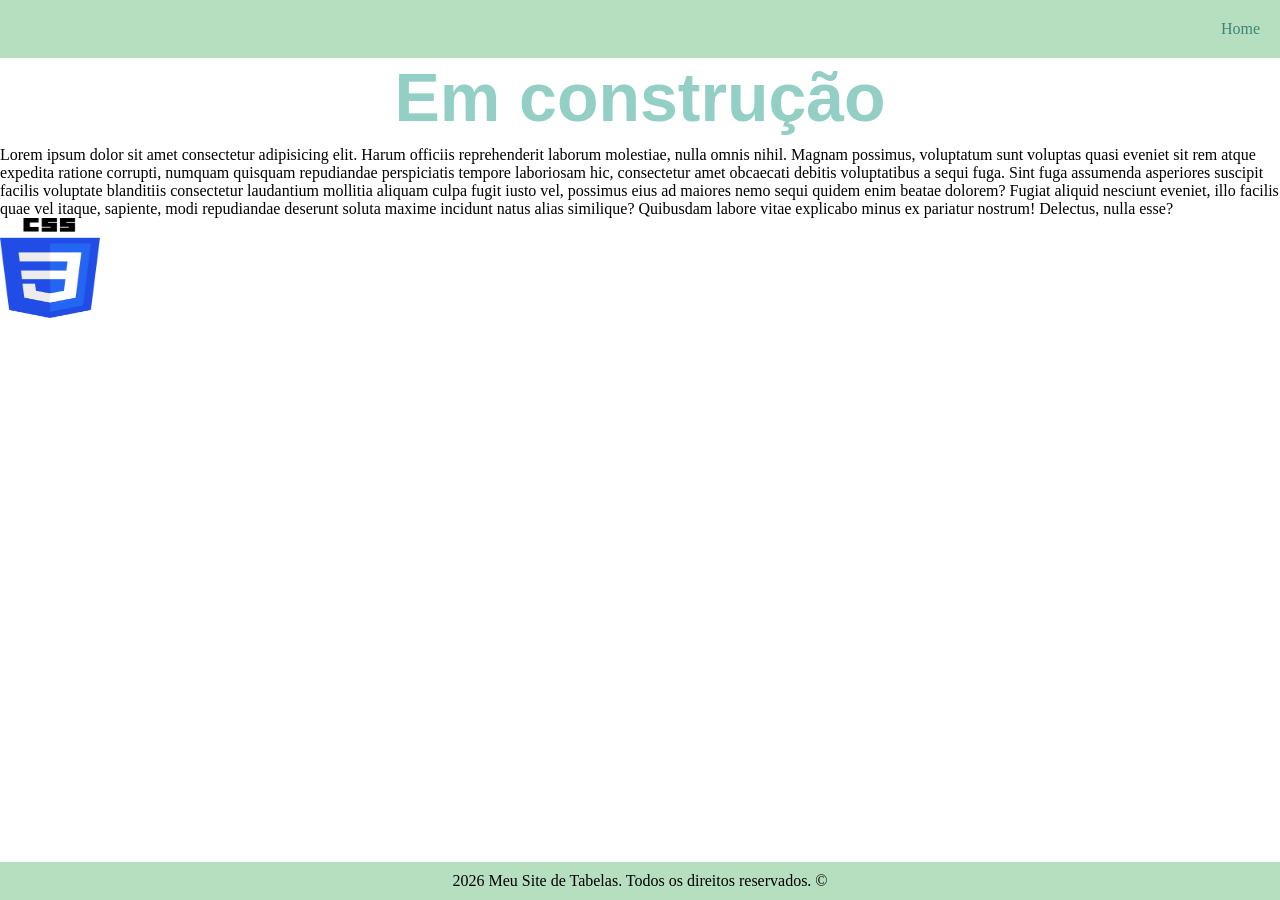
<file: Caue 3A/FRONT/sobre.html>
<!DOCTYPE html>
<html lang="pt-br">
<head>
    <meta charset="UTF-8">
    <meta name="viewport" content="width=device-width, initial-scale=1.0">
    <link rel="stylesheet" href="./style/style.css">
    <title>Sobre</title>
</head>
<body>
    <header>
        <nav>
            <a class="batata"href="./index.html">Home</a>
        </nav>

    </header>
    <main>

        <h1 class="sobre">
            Em construção
        </h1>
        <p>
            Lorem ipsum dolor sit amet consectetur adipisicing elit. Harum officiis reprehenderit laborum molestiae, nulla omnis nihil. Magnam possimus, voluptatum sunt voluptas quasi eveniet sit rem atque expedita ratione corrupti, numquam quisquam repudiandae perspiciatis tempore laboriosam hic, consectetur amet obcaecati debitis voluptatibus a sequi fuga. Sint fuga assumenda asperiores suscipit facilis voluptate blanditiis consectetur laudantium mollitia aliquam culpa fugit iusto vel, possimus eius ad maiores nemo sequi quidem enim beatae dolorem? Fugiat aliquid nesciunt eveniet, illo facilis quae vel itaque, sapiente, modi repudiandae deserunt soluta maxime incidunt natus alias similique? Quibusdam labore vitae explicabo minus ex pariatur nostrum! Delectus, nulla esse?</p>
            
            <img src="./image/logoCss.png" alt="image logo css">
    </main>
    <footer>
                <p>2026 Meu Site de Tabelas. Todos os direitos reservados. &copy; </p>
    </footer>
        </body>
</html>
</file>
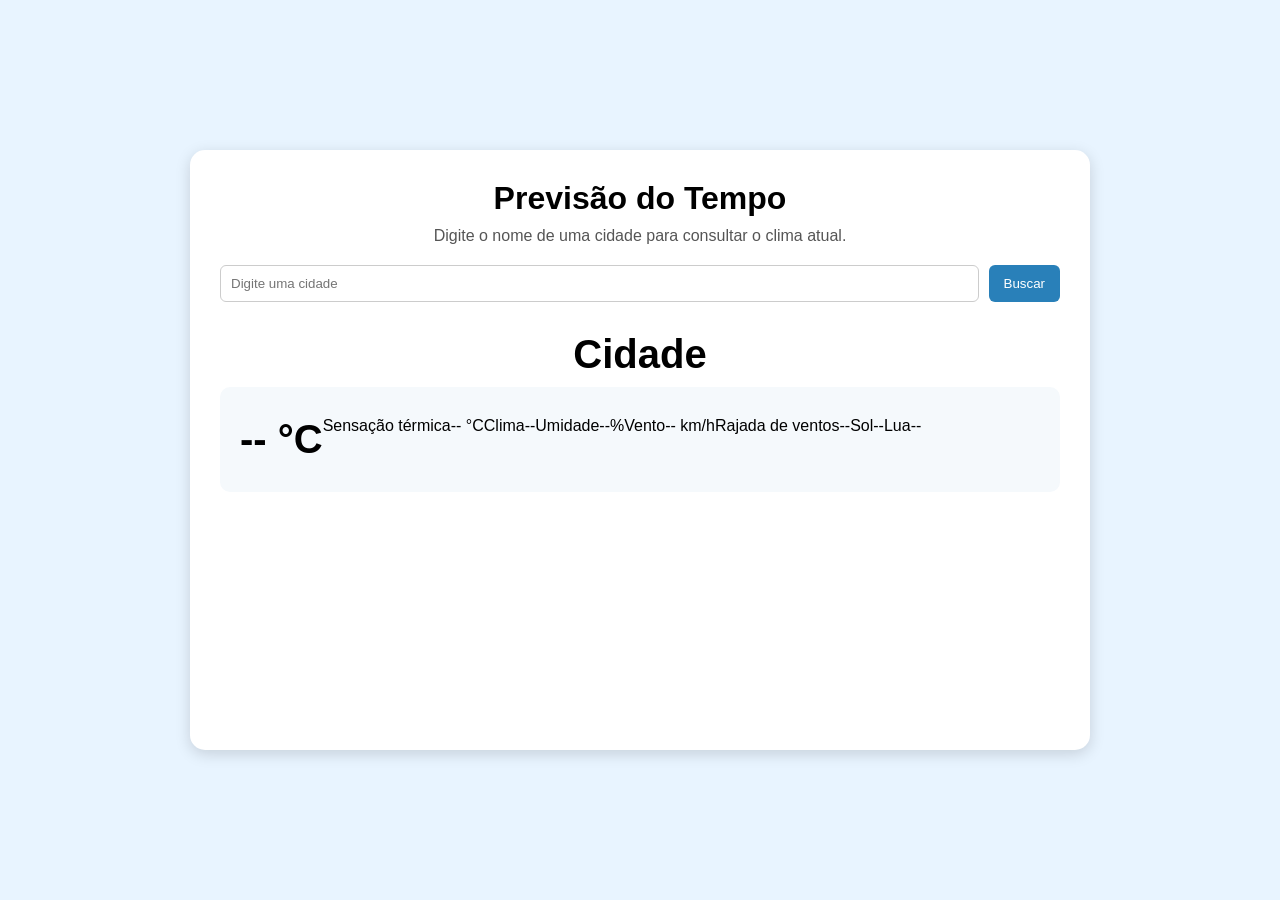
<file: interface clima/desafio/indexdesafio.html>
<!DOCTYPE html>
<html lang="pt-BR">

<head>
    <meta charset="UTF-8">
    <meta name="viewport" content="width=device-width, initial-scale=1.0">

    <link rel="stylesheet" href="styledesafio.css">

    <title>Previsão do Tempo</title>
</head>

<body>
    <!-- <img class="bannerClima" id="fundoclima" src="imagem-ceu.jpg"> -->

    <main class="container">

        
        <h1>Previsão do Tempo</h1>
        
        <p>Digite o nome de uma cidade para consultar o clima atual.</p>
        
        <section class="busca">
            
            <input 
            type="text" 
            id="cidade" 
            placeholder="Digite uma cidade"
            >
            
            <button id="buscar">
                Buscar
            </button>
            
        </section>
        
        <h2 id="nomeCidade">Cidade</h2>
        <section class="resultado">


            <p class="temperatura"><span id="temperatura">--</span> °C</p>
            
            <p class="sensacao">Sensação térmica<span id="sensacao">--</span> °C</p>

            <p class="clima">Clima<span id="clima">--</span></p>

            <p class="umidade">Umidade<span id="umidade">--</span>%</p>

            <p class="vento">Vento<span id="vento">--</span> km/h</p>

            <p class="rajada">Rajada de ventos<span id='rajada'>--</span></p>

            <p class="sol">Sol<span id='sol'>--</span></p>

            <p class="lua">Lua<span id='lua'>--</span></p>
        </section>

    </main>

    <script src="scriptdesafio.js"></script>

</body>

</html>
</file>
<file: style/style.css>
*{
    margin: 0;
    padding: 0;
}
body{
    display: flex;
    flex-direction: column;
}

html,body{
    height: 100%;
}
main{
    flex:1
}

 
h1{
    color: #5f6b69;
    font-size: 24px;
    font-family: "Lucida sans", sans-serif;
    text-align: center;
    margin-bottom: 10px;
}
.sobre{
    color: #93cfc5;
    font-size: 68px;
    font-family: "Lucida sans", sans-serif;
    text-align: center;
    margin-bottom: 10px;
}
.SobreNos{
    color: #3e8579;
    font-size: 30px;
    font-family: "Lucida sans", sans-serif;
    text-align: center;
    margin-bottom: 10px;
}
 
.TextoSobre{
    color: black;
    font-size: 20px;
    font-family: "Lucida sans", sans-serif;
    text-align: justify;
    line-height: 1.5;
    margin-bottom: 10px;
    padding: 0 20px;
}
 
.LogoJava{
    display: block;
    padding: 20 20px;
    width: 200px;
    height: auto;
    margin: 0 auto;
    float: left;
    line-height: 1.5;
    margin-bottom: 1px;
}
.logocss{
    display: block;
    padding: 20 20px;
    width: 200px;
    height: auto;
    margin: 0 auto;
    float: left;
    line-height: 1.5;
    margin-bottom: 1px;
}
.Contato{
    color: #3e8579;
    font-size: 30px;
    font-family: "Lucida sans", sans-serif;
    text-align: center;
    margin-bottom: 5px;
 }
.TextoContato{
    color: black;
    font-size: 20px;
    font-family: "Lucida sans", sans-serif;
    text-align: left;
    line-height: 1.5;
    margin-bottom: 10px;
    padding: 0 10px;
}
.ListaOrdenada, .ListaNaoOrdenada{
    color: #030303;
    font-size: 20px;
    font-family: "Lucida sans", sans-serif;
    text-align: left;
    margin-bottom: 5px;
    padding: 0 80px;
}
.TextoLista{
    color: black;
    font-size: 20px;
    font-family: "Lucida sans", sans-serif;
    text-align: left;
    line-height: 1.5;
    margin-bottom: 10px;
    padding: 0 10px;
}
.TituloListaInfo{
    color: #3e8579;
    font-size: 30px;
    font-family: "Courier New", Courier, monospace;
    text-align: left;
    margin-bottom: 5px;
    padding: 0 20px;
}
.TituloLista{
    color: #3e8579;
    font-size: 30px;
    font-family: "Courier New", Courier, monospace;
    text-align: left;
    margin-bottom: 5px;
    padding: 0 20px;
}
 
header{
    background-color: #b6dfbf;
    padding: 10px;
    text-align: center;
 
}
.menu{
    background-color: #73928d;
    padding: 10px;
    text-align: center;
 
}
nav{
    padding: 10px;
    text-align: right
 
 }
 nav a{
    color: black;
    text-decoration: none;
 
 }
 .batata{
    color: #3e8579;
 }
 nav a:hover{
    color: #298b3e
 
 }
 
 footer{
    background-color: #b6dfbf;
    padding: 10px;
    text-align: center;
    margin-top: 10px;
 
 }
img{
    height: 100px;
    width: 100px;
}
</file>
<file: academia fitlife/style/style.css>
html{
    scroll-behavior: smooth; /*muda a página para onde queremos é instantâneo*/
}
 
body{
    font-family: Arial, Helvetica, sans-serif;
    background-color: black;
    color: white;
}
 
.cabecalho{
    display: flex;
    align-items: center;
    justify-content: space-between;
    position: fixed; /*fixa o cabeçalho para ele não mudar de lugar*/
    z-index: 1000; /*vai fixar e ficar cada vez mais para frente (tem que ficar embaixo do position)*/
    top: 0;
    width: 100%;
    padding: 20px 8%; /*8% para dar um recuo*/
    background-color: #050505;
    border-bottom: 1px solid #00ff88; /*coloca a linha inferior*/
}
 
.logo{
    font-size: 30px;
    font-weight: bold;
}
 
.logo span{
    color: #00ff88;
}
 
.menu ul{
    display: flex;
    gap: 20px;
    list-style: none;
}
 
.menu a{
    color: white;
    text-decoration: none;
    font-weight: 600;
    transition: 0.3s;
}
 
.menu a:hover{
    color: #00ff88;
}
 
.hero{
    min-height: 100vh;
    background: linear-gradient(rgba(0,0,0,0.75), rgba(0,0,0,0.8)), url(../src/hero.avif);
    background-size: cover; /*faz a imagem preecher toda a tela, evitando espaço vázio*/
    background-position: center;
    align-items: center;
    display: flex;
    padding: 120px 8%;
}
 
.hero-conteudo{
    max-width: 650px;
}
 
.hero h1{
    font-size: 56px;
    margin-bottom: 20px;
    color: #dddddd;
}
 
.hero p{
    font-size: 20px;
    margin-bottom: 30px;
    color: #dddddd;
}
 
.botao{
    display: inline-block; /*faz o elemento ficar lado a lado*/
    padding: 15px 30px;
    background-color: #00ff88;
    border-radius: 50px;
    text-decoration: none;
    color: black;
    font-weight: 600;
    transition: 0.3s;
    border: none;
}
 
.botao:hover{
    background-color: white;
    transform: scale(1.05);
}
 
section{
    padding: 80px 8%;
}
 
section h2{
    font-size: 36px;
    text-align: center;
    margin-bottom: 15px;
    color: #cccccc;
}
 
.sobre{
    background-color: black;
}
 
.beneficios{
    display: flex;
    gap: 25px;
    justify-content: center;
}
 
.beneficio{
    background-color: #111;
    padding: 30px;
    border-radius: 15px;
    border: 1px solid #222;
    width: 100%;
    transition: 0.3s;
}
 
.beneficio:hover{
    border-color: #00ff88;
    transform: translateY(-8px);
}
 
.beneficio h3{
    color: #00ff88;
    margin-bottom: 15px;
}
 
.beneficio p{
    color: #ccc;
    line-height: 1.6;
}
 
.planos{
    background-color: black;
}
 
.subtitulo{
    text-align: center;
    color: #ccc;
    margin-bottom: 40px;
}
 
.cards-planos{
    display: flex;
    gap: 25px;
    justify-content: center;
}
 
.card{
    background-color: #111;
    width: 100%;
    max-width: 320px;
    border-radius: 18px;
    padding: 30px;
    border: 1px solid #222;
    text-align: center;
    transition: 0.3s;
}
 
.card:hover{
    transform: translateY(-10px);
    border-color: #00ff88;
}
 
.card ul{
    list-style: none;
    margin: 20px 0;
    padding: 0;
}
 
.card li{
    margin: 12px 0;
    color: #ddd;
}
 
.card button{
    background-color: #00ff88;
    color: black;
    border: none;
    padding: 14px 25px;
    border-radius: 25px;
    font-weight: 600;
    cursor: pointer;
    transition: 0.3s;
}
 
.card button:hover{
    transform: scale(1.05);
    background: white;
}
 
.preco{
    color: #00ff88;
    font-weight: 600;
    margin-bottom: 20px;
    font-size: 30px;
}
 
.destaque{
    border: 1px solid #00ff88;
}
 
.galeria{
    background-color: black;
}
 
.imagens{
    display: grid;
    grid-template-columns: repeat(3, 1fr);
    gap: 25px;
}
 
.imagens img{
    width: 100%;
    border-radius: 15px;
    transition: 0.3s;
}
 
.imagem{
    display: flex;
    height: 250px;
    border-radius: 18px;
    background-size: cover;
    background-position: center;
    align-items: end;
    padding: 20px;
    font-size: 24px;
    font-weight: 600;
    color: white;
    overflow: hidden;
}
 
.imagem h2{
    color: white;
    font-size: 24px;
    font-weight: bold;
}
 
.img1{
    background-image: linear-gradient(rgba(0,0,0,0.1), rgba(0,0,0,0.8)), url(../src/musculacao.avif);
}
 
.img2{
    background-image: linear-gradient(rgba(0,0,0,0.1), rgba(0,0,0,0.8)), url(../src/cardio.avif);
}
 
.img3{
    background-image: linear-gradient(rgba(0,0,0,0.1), rgba(0,0,0,0.8)), url(../src/funcional.avif);
}
 
.contato{
    background-color: black;
}
 
form{
    max-width: 600px;
    margin: 0 auto;
    background-color: #111;
    padding: 30px;
    border-radius: 18px;
    border: 1px solid #222;
}
 
.label{
    display: block;
    margin-bottom: 8px;
    font-weight: 600;
}
 
input, textarea{
    width: 100%;
    padding: 14px;
    margin-bottom: 20px;
    border-radius: 10px;
    border: none;
    outline: none;
    font-size: 16px;
}
 
textarea{
    height: 120px;
    resize: none; /*não permite o usuário aumentar o tamanho da caixa de texto*/
}
 
.resposta{
    text-align: center;
    margin-top: 20px;
    font-size: 18px;
    color: #00ff88;
}
 
.rodape{
    background-color: #050505;
    text-align: center;
    padding: 30px;
    color: #ccc;
    border-top: 1px solid #00ff88;
}
</file>
<file: interface clima/style.css>
* {
    margin: 0;
    padding: 0;
    box-sizing: border-box;
}

body {
    font-family: Arial, sans-serif;
    background-color: #e8f4ff;

    min-height: 100vh;

    display: flex;
    justify-content: center;
    align-items: center;

    background-size: cover;
    background-position: center;
    background-repeat: no-repeat;
    transition: background-image 0.5s ease-in-out;
}

.container {
    background-color: white;

    width: 400px;

    padding: 30px;

    border-radius: 15px;

    text-align: center;

    box-shadow: 0 4px 15px rgba(0, 0, 0, 0.15);
}

h1 {
    margin-bottom: 10px;
}

.container > p {
    margin-bottom: 20px;
    color: #555;
}

.busca {
    display: flex;
    gap: 10px;

    margin-bottom: 30px;
}

.busca input {
    flex: 1;

    padding: 10px;

    border: 1px solid #ccc;
    border-radius: 6px;
}

.busca button {
    padding: 10px 15px;

    border: none;
    border-radius: 6px;

    background-color: #2980b9;
    color: white;

    cursor: pointer;
}

.busca button:hover {
    background-color: #1f6391;
}

.resultado {
    background-color: #f5f9fc;

    padding: 20px;

    border-radius: 10px;
}

.resultado h2 {
    margin-bottom: 15px;
}

.resultado p {
    margin: 10px 0;
}

.temperatura {
    font-size: 40px;
    font-weight: bold;
}
</file>
<file: site dragon ball/css/style.css>
@import url('https://fonts.googleapis.com/css2?family=Rubik:ital,wght@0,300..900;1,300..900&display=swap');

body{
    background-color: #000000;
    overflow: hidden;
}

main::after{
    content: "";
    position: fixed;
    top: 0;
    left: 0;
    min-height: 100vh;
    width: 80vh;
    background: linear-gradient(92deg,#000000 25%, rgba(0,0,0,0) 75%) no-repeat;
}

main .personagem{
    display: none;
    height: 100vh;
}

main .personagem.selecionado{
    display: block;
}

main .personagem .imagem{
    width: 100%;
    height: 100%;
    object-fit: cover;
}

.conteudo{
    position: absolute;
    top: 0;
    left: 120px;
    display: flex;
    flex-direction: column;
    justify-content: center;
    height: 100vh;
    max-width: 380px;
    z-index: 1;
}

.conteudo .nome-personagem{
    color: #ffffff;
    font-size: 48px;
    font-family: 'Secular One', sans-serif;
    font-weight: 400;
    margin-bottom: 20px;
}

.conteudo .descricao{
    color: #ffffff;
    font-size: 20px;
    font-family: 'Rubik', sans-serif;
    line-height: 25px;
}

.botoes{
    background-color: rgba(0,0,0,0.3);
    position: fixed;
    top: 0;
    right: 0;
    width: 180px;
    min-height: 100vh;
    display: flex;
    flex-direction: column;
    align-items: center;
    justify-content: center;
    gap: 16px;
}

.botoes .botao{
    border: none;
    background-color: #000000;
    width: 90px;
    height: 90px;
    cursor: pointer;
    transition: transform 0.3s ease;
    border-radius: 50%;
}
 .botoes .botao img{
    border-radius: 50%;
 }

.botoes .botao.selecionado{
    transform: scale(1.2);
    box-shadow: 0 0 10px #d9d9d9;

}

.botoes .botao.cyberstorm.selecionado{
    box-shadow: 0 0 10px #47ffc5;
}
.botoes .botao.codepixie.selecionado{
    box-shadow: 0 0 10px #9747ff;
}
.botoes .botao.hexblade.selecionado{
    box-shadow: 0 0 10px #ffa947;
}
.botoes .botao.neonpulse.selecionado{
    box-shadow: 0 0 10px #e4309a;
}
.botoes .botao.codebreaker.selecionado{
    box-shadow: 0 0 10px #fff047;
}
</file>
<file: Caue 3A/PROJETOALURAFANPAGE/styles/styles.css>
@import url('https://fonts.googleapis.com/css2?family=Inter:ital,opsz,wght@0,14..32,100..900;1,14..32,100..900&family=Montserrat:ital,wght@0,100..900;1,100..900&display=swap');

:root{
    --branco-principal: #ffffff;
    --cinza-secundario: #c0c0c0;
    --botao-azul: #167bf7;
    --cor-de-fundo: #00030c;
    --botao-azul-efeito: #3c92fa;
    --fonte-principal: 'Inter', sans-serif;
    --fonte-size-principal: 16px;
}


*{
    margin: 0;
    padding: 0;
}

body{
    background-color: var(--cor-de-fundo);
    color: var(--branco-principal);
    font-family: var(--fonte-principal);
    font-size: var(--fonte-size-principal);
}

.container{
    height: 100vh;
    display: grid;
    grid-template-columns: 50% 50%;
}

.container__principal{
    background-image: url("../image/Background.png");
    background-repeat: no-repeat;
    background-size: contain;
    align-items: center;
    text-align: center;
}

.container__caixa{
    margin: 0 6em;

}

.container__titulo{
    font-size: 28px;
    font-weight: 700;
    line-height: 1.5em;
    max-width: 520px;
    text-align: center;
}

.container__img{
    margin: 1em 14em 2em 0em;
}

.container__botao{
    background-color: var(--botao-azul);
    border-radius: 5px;
    padding: 1em;
    color: var(--branco-principal);
    display: block;
    width: 31em;
    text-decoration: none;
    margin-bottom: 1em;
    font-size: var(--fonte-size-principal);
    font-weight: 400;
}

.container__segundo__botao{
    background-color: transparent;
    border-radius: 5px;
    padding: 1em;
    color: var(--branco-principal);
    display: block;
    width: 31em;
    text-decoration: none;
    margin-bottom: 1em;
    font-size: var(--fonte-size-principal);
    font-weight: 400;
    border: 1px solid var(--branco-principal);
}

.container__aviso{
    font-size: 12px;
    color: var(--cinza-secundario);
    margin-top: 5px;
    width: 56em;
    text-align: center;
}

.container__secundario{
    width: 80%;
}

.secundario{
    align-items: center;
    margin: 0 10em;
}

.descricao__titulo{
    font-family: var(--fonte-principal);
    font-size: 48px;
    font-weight: 700;
    margin-bottom: 0.1em;
}

.descricao__texto{
    font-family: var(--fonte-principal);
    font-size: var(--fonte-size-principal);
    color: var(--cinza-secundario);
    max-width: 600px;
}

.container__botao__terciario{
    background-color: var(--botao-azul);
    border-radius: 5px;
    padding: 1em;
    color: var(--branco-principal);
    display: block;
    width: 9em;
    text-decoration: none;
    margin-bottom: 1em;
    margin-top: 1em;
    font-size: var(--fonte-size-principal);
    font-weight: 400;
}
</file>
<file: tipos input/input.css>
form{
    max-width: 600px;
    margin: auto;
    padding: 20px;
}


label{
    display: block;
    margin-top: 20px 0 5px;
    font-size: 1.2em;
}

input{
    width: 100%;
    padding: 10px;
    font-size: 1em;
    border: 1px solid rgb(199, 191, 191);
    border-radius: 5px;
}

/* Estilos checkbox*/
input[type="checkbox"],
input[type=""]
{}
</file>
<file: Caue 3A/FRONT/style/style.css>
*{
    margin: 0;
    padding: 0;
}
body{
    display: flex;
    flex-direction: column;
}

html,body{
    height: 100%;
}
main{
    flex:1
}

 
h1{
    color: #5f6b69;
    font-size: 24px;
    font-family: "Lucida sans", sans-serif;
    text-align: center;
    margin-bottom: 10px;
}
.sobre{
    color: #93cfc5;
    font-size: 68px;
    font-family: "Lucida sans", sans-serif;
    text-align: center;
    margin-bottom: 10px;
}
.SobreNos{
    color: #3e8579;
    font-size: 30px;
    font-family: "Lucida sans", sans-serif;
    text-align: center;
    margin-bottom: 10px;
}
 
.TextoSobre{
    color: black;
    font-size: 20px;
    font-family: "Lucida sans", sans-serif;
    text-align: justify;
    line-height: 1.5;
    margin-bottom: 10px;
    padding: 0 20px;
}
 
.LogoJava{
    display: block;
    padding: 20 20px;
    width: 200px;
    height: auto;
    margin: 0 auto;
    float: left;
    line-height: 1.5;
    margin-bottom: 1px;
}
.logocss{
    display: block;
    padding: 20 20px;
    width: 200px;
    height: auto;
    margin: 0 auto;
    float: left;
    line-height: 1.5;
    margin-bottom: 1px;
}
.Contato{
    color: #3e8579;
    font-size: 30px;
    font-family: "Lucida sans", sans-serif;
    text-align: center;
    margin-bottom: 5px;
 }
.TextoContato{
    color: black;
    font-size: 20px;
    font-family: "Lucida sans", sans-serif;
    text-align: left;
    line-height: 1.5;
    margin-bottom: 10px;
    padding: 0 10px;
}
.ListaOrdenada, .ListaNaoOrdenada{
    color: #030303;
    font-size: 20px;
    font-family: "Lucida sans", sans-serif;
    text-align: left;
    margin-bottom: 5px;
    padding: 0 80px;
}
.TextoLista{
    color: black;
    font-size: 20px;
    font-family: "Lucida sans", sans-serif;
    text-align: left;
    line-height: 1.5;
    margin-bottom: 10px;
    padding: 0 10px;
}
.TituloListaInfo{
    color: #3e8579;
    font-size: 30px;
    font-family: "Courier New", Courier, monospace;
    text-align: left;
    margin-bottom: 5px;
    padding: 0 20px;
}
.TituloLista{
    color: #3e8579;
    font-size: 30px;
    font-family: "Courier New", Courier, monospace;
    text-align: left;
    margin-bottom: 5px;
    padding: 0 20px;
}
 
header{
    background-color: #b6dfbf;
    padding: 10px;
    text-align: center;
 
}
.menu{
    background-color: #73928d;
    padding: 10px;
    text-align: center;
 
}
nav{
    padding: 10px;
    text-align: right
 
 }
 nav a{
    color: black;
    text-decoration: none;
 
 }
 .batata{
    color: #3e8579;
 }
 nav a:hover{
    color: #298b3e
 
 }
 
 footer{
    background-color: #b6dfbf;
    padding: 10px;
    text-align: center;
    margin-top: 10px;
 
 }
img{
    height: 100px;
    width: 100px;
}
</file>
<file: interface clima/desafio/styledesafio.css>
* {
    margin: 0;
    padding: 0;
    box-sizing: border-box;
}

body {
    font-family: Arial, sans-serif;
    background-color: #e8f4ff;

    min-height: 100vh;

    display: flex;
    justify-content: center;
    align-items: center;

    background-size: cover;
    background-position: center;
    background-repeat: no-repeat;
    transition: background-image 0.5s ease-in-out;
}

.container {
    background-color: white;

    width: 900px;
    height: 600px;

    padding: 30px;

    border-radius: 15px;

    text-align: center;

    box-shadow: 0 4px 15px rgba(0, 0, 0, 0.15);
}

#nomeCidade{
    margin-bottom: 10px;
    font-size: 40px;
}

h1 {
    margin-bottom: 10px;
}

.container > p {
    margin-bottom: 20px;
    color: #555;
}

.busca {
    display: flex;
    gap: 10px;

    margin-bottom: 30px;
}

.busca input {
    flex: 1;

    padding: 10px;

    border: 1px solid #ccc;
    border-radius: 6px;
}

.busca button {
    padding: 10px 15px;

    border: none;
    border-radius: 6px;

    background-color: #2980b9;
    color: white;

    cursor: pointer;
}

.busca button:hover {
    background-color: #1f6391;
}

.resultado {
    display: flex;
    background-color: #f5f9fc;

    padding: 20px;

    border-radius: 10px;
}

.resultado h2 {
    margin-bottom: 15px;
}

.resultado p {
    margin: 10px 0;
}

.temperatura {
    font-size: 40px;
    font-weight: bold;
}
</file>
